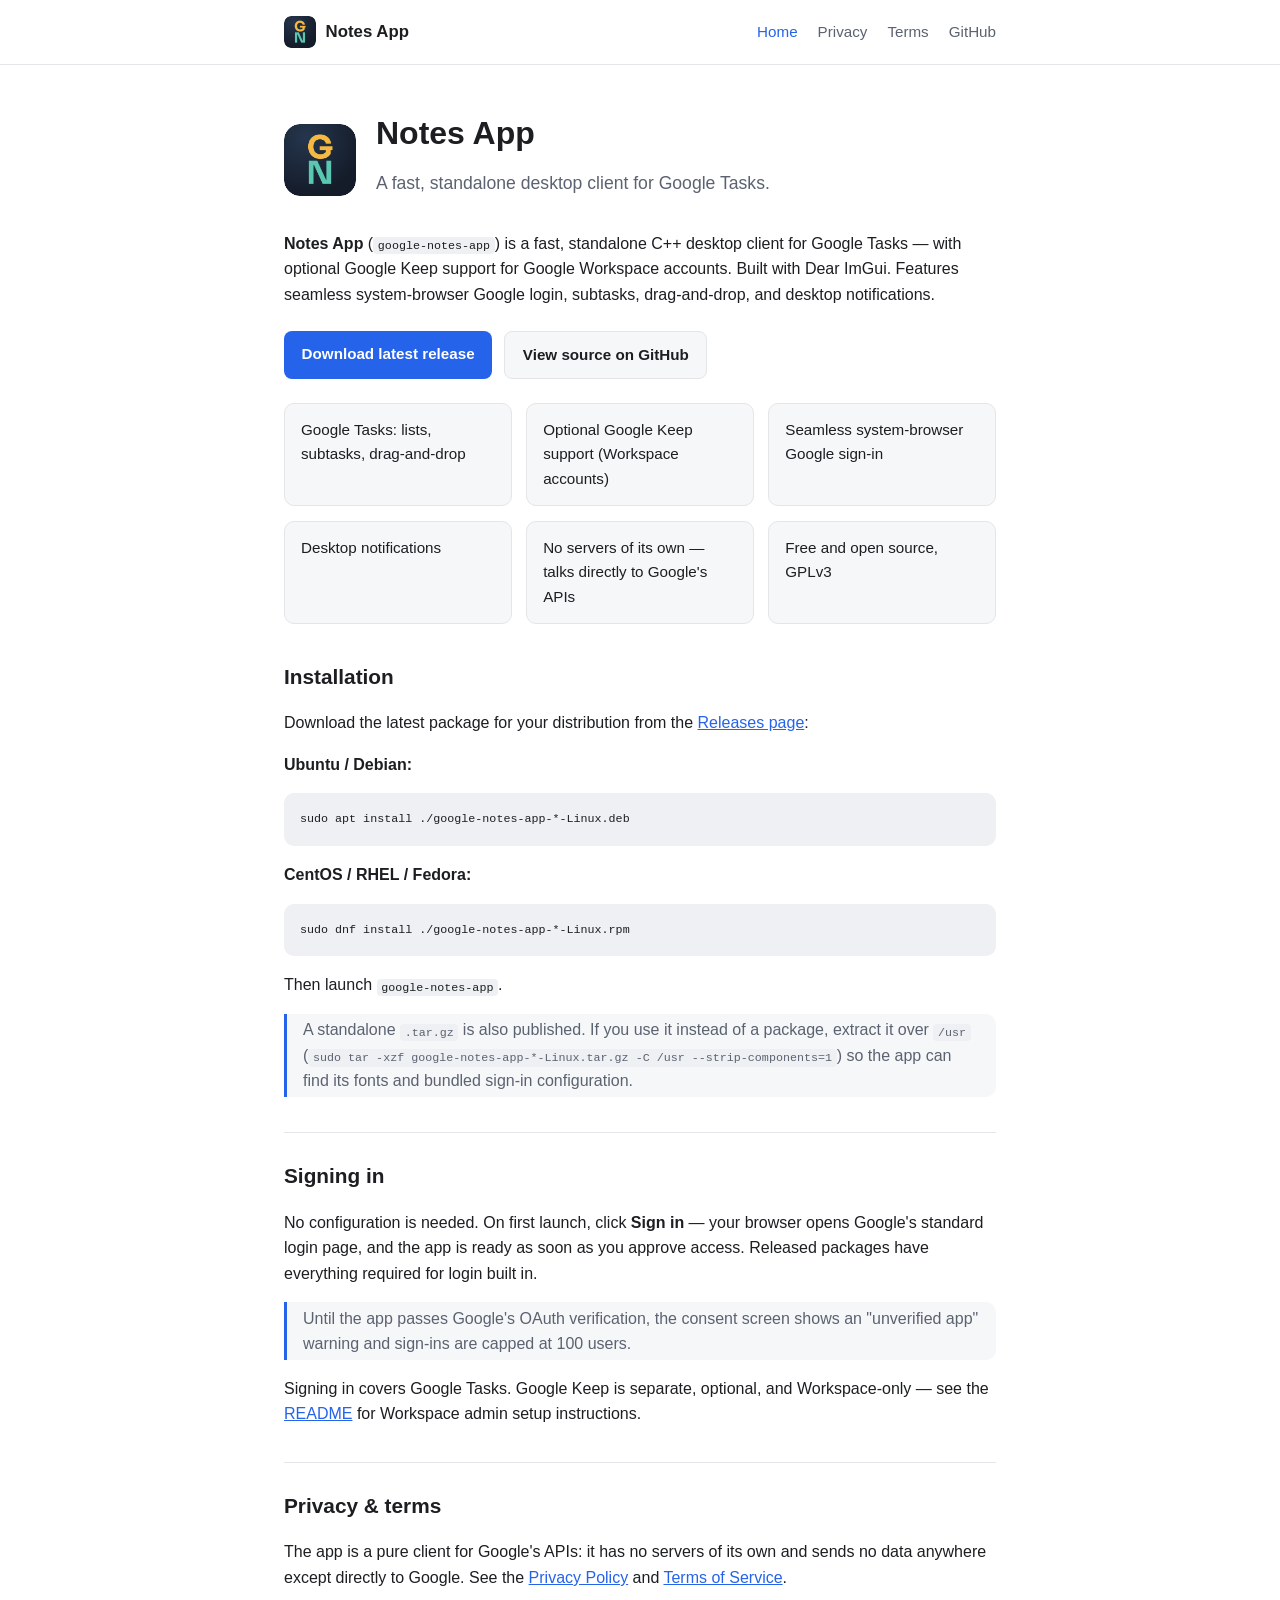
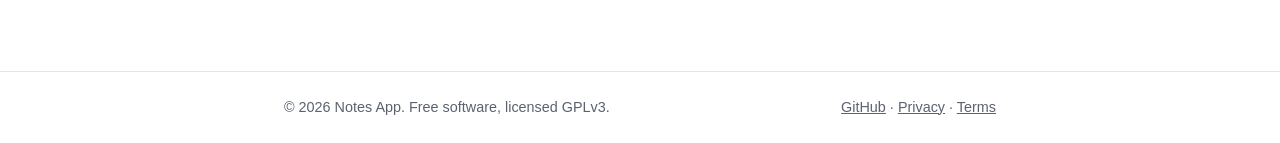
<file: site/index.html>
<!doctype html>
<html lang="en">
<head>
<meta charset="utf-8">
<meta name="viewport" content="width=device-width, initial-scale=1">
<title>Notes App — a fast desktop client for Google Tasks &amp; Keep</title>
<meta name="description" content="Notes App is a fast, standalone desktop client for Google Tasks, with optional Google Keep support for Workspace accounts.">
<link rel="icon" href="assets/favicon.png">
<link rel="stylesheet" href="style.css">
</head>
<body>
<header class="site-header">
  <div class="wrap">
    <a class="brand" href="index.html">
      <img src="assets/logo.png" alt="Notes App logo">
      Notes App
    </a>
    <nav class="site-nav">
      <a href="index.html" aria-current="page">Home</a>
      <a href="privacy.html">Privacy</a>
      <a href="terms.html">Terms</a>
      <a href="https://github.com/jack-mcmurdo/google_tasks_imgui">GitHub</a>
    </nav>
  </div>
</header>

<main>
  <div class="hero">
    <img src="assets/logo.png" alt="Notes App logo">
    <div>
      <h1>Notes App</h1>
      <p class="lede">A fast, standalone desktop client for Google Tasks.</p>
    </div>
  </div>

  <p><strong>Notes App</strong> (<code>google-notes-app</code>) is a fast, standalone C++
  desktop client for Google Tasks — with optional Google Keep support for Google
  Workspace accounts. Built with Dear ImGui. Features seamless system-browser Google
  login, subtasks, drag-and-drop, and desktop notifications.</p>

  <div class="button-row">
    <a class="button primary" href="https://github.com/jack-mcmurdo/google_tasks_imgui/releases">Download latest release</a>
    <a class="button secondary" href="https://github.com/jack-mcmurdo/google_tasks_imgui">View source on GitHub</a>
  </div>

  <ul class="features">
    <li>Google Tasks: lists, subtasks, drag-and-drop</li>
    <li>Optional Google Keep support (Workspace accounts)</li>
    <li>Seamless system-browser Google sign-in</li>
    <li>Desktop notifications</li>
    <li>No servers of its own — talks directly to Google's APIs</li>
    <li>Free and open source, GPLv3</li>
  </ul>

  <h2>Installation</h2>
  <p>Download the latest package for your distribution from the
  <a href="https://github.com/jack-mcmurdo/google_tasks_imgui/releases">Releases page</a>:</p>

  <p><strong>Ubuntu / Debian:</strong></p>
  <pre><code>sudo apt install ./google-notes-app-*-Linux.deb</code></pre>

  <p><strong>CentOS / RHEL / Fedora:</strong></p>
  <pre><code>sudo dnf install ./google-notes-app-*-Linux.rpm</code></pre>

  <p>Then launch <code>google-notes-app</code>.</p>

  <blockquote>
    A standalone <code>.tar.gz</code> is also published. If you use it instead of a
    package, extract it over <code>/usr</code> (<code>sudo tar -xzf
    google-notes-app-*-Linux.tar.gz -C /usr --strip-components=1</code>) so the app
    can find its fonts and bundled sign-in configuration.
  </blockquote>

  <h2>Signing in</h2>
  <p>No configuration is needed. On first launch, click <strong>Sign in</strong> — your
  browser opens Google's standard login page, and the app is ready as soon as you
  approve access. Released packages have everything required for login built in.</p>

  <blockquote>
    Until the app passes Google's OAuth verification, the consent screen shows an
    "unverified app" warning and sign-ins are capped at 100 users.
  </blockquote>

  <p>Signing in covers Google Tasks. Google Keep is separate, optional, and
  Workspace-only — see the
  <a href="https://github.com/jack-mcmurdo/google_tasks_imgui#google-keep-workspace-accounts-only">README</a>
  for Workspace admin setup instructions.</p>

  <h2>Privacy &amp; terms</h2>
  <p>The app is a pure client for Google's APIs: it has no servers of its own and sends
  no data anywhere except directly to Google. See the
  <a href="privacy.html">Privacy Policy</a> and <a href="terms.html">Terms of
  Service</a>.</p>
</main>

<footer class="site-footer">
  <div class="wrap">
    <span>&copy; 2026 Notes App. Free software, licensed GPLv3.</span>
    <span>
      <a href="https://github.com/jack-mcmurdo/google_tasks_imgui">GitHub</a> ·
      <a href="privacy.html">Privacy</a> ·
      <a href="terms.html">Terms</a>
    </span>
  </div>
</footer>
</body>
</html>
</file>
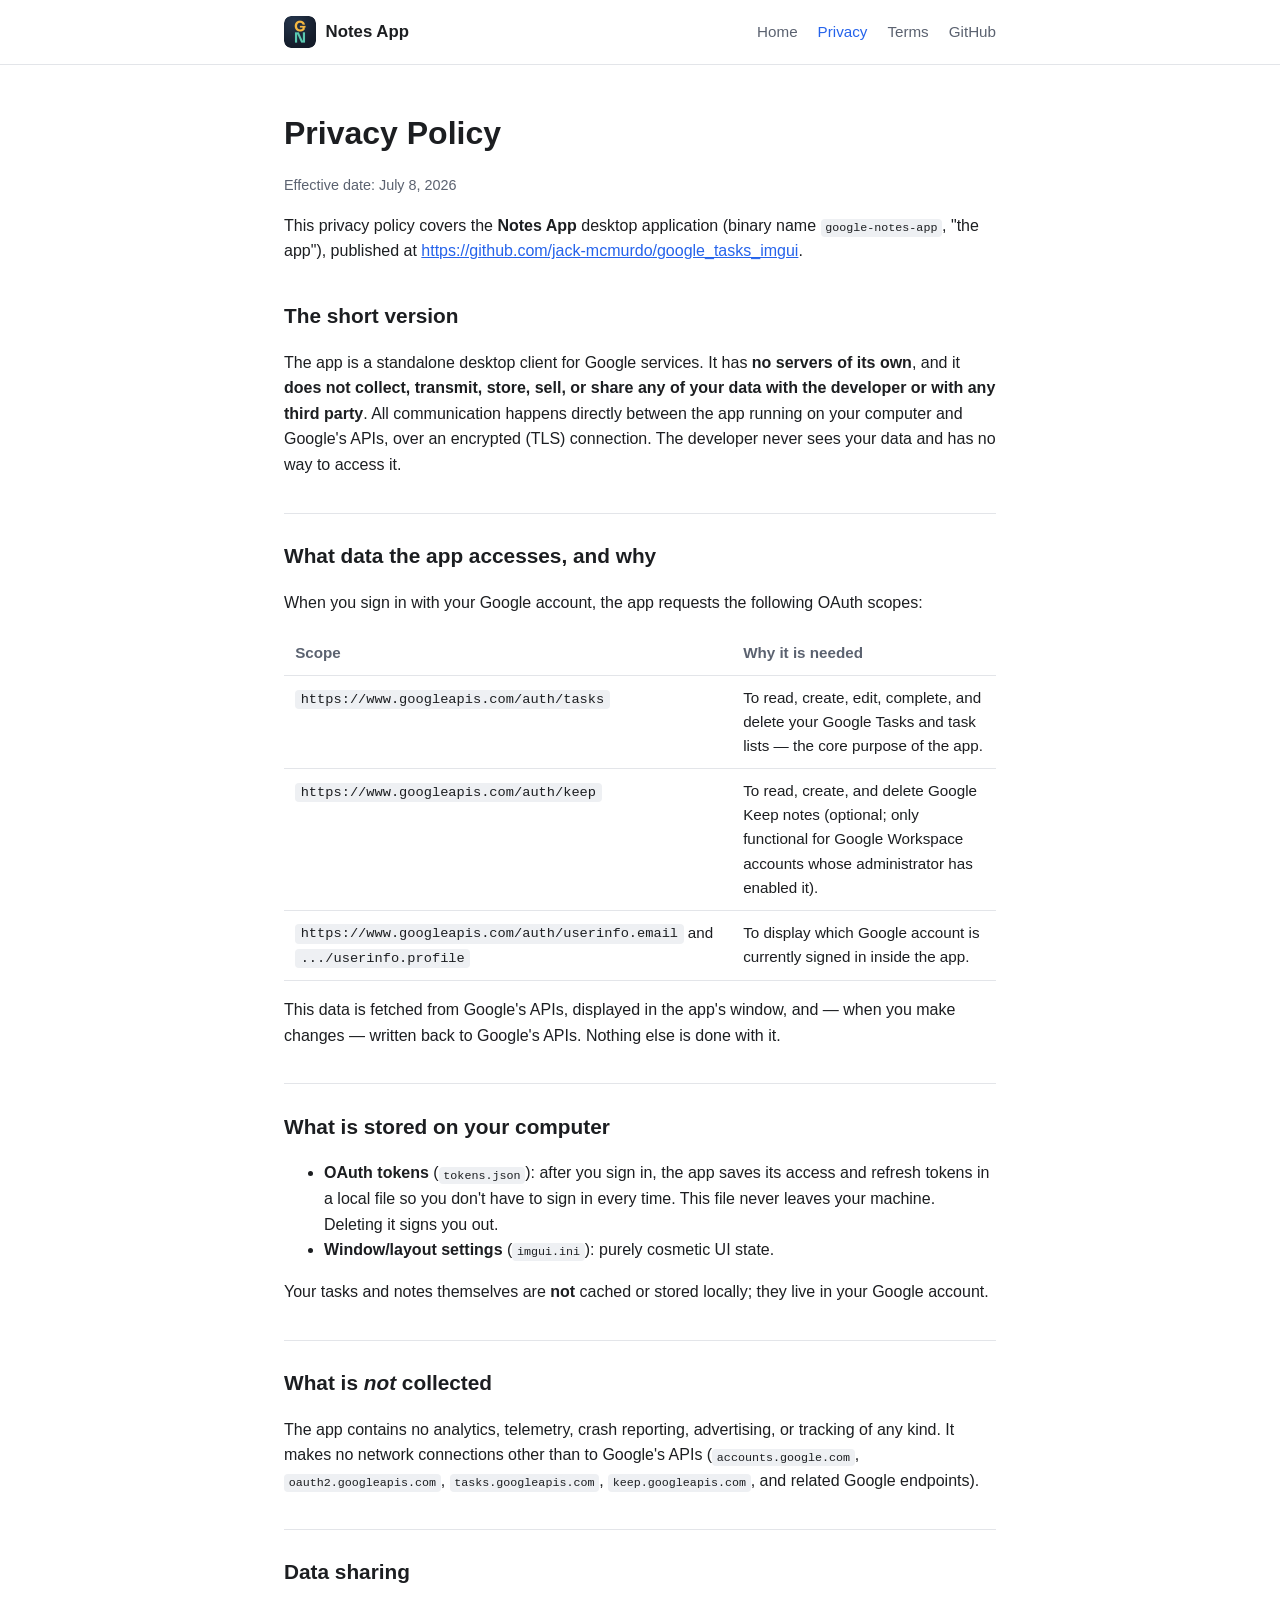
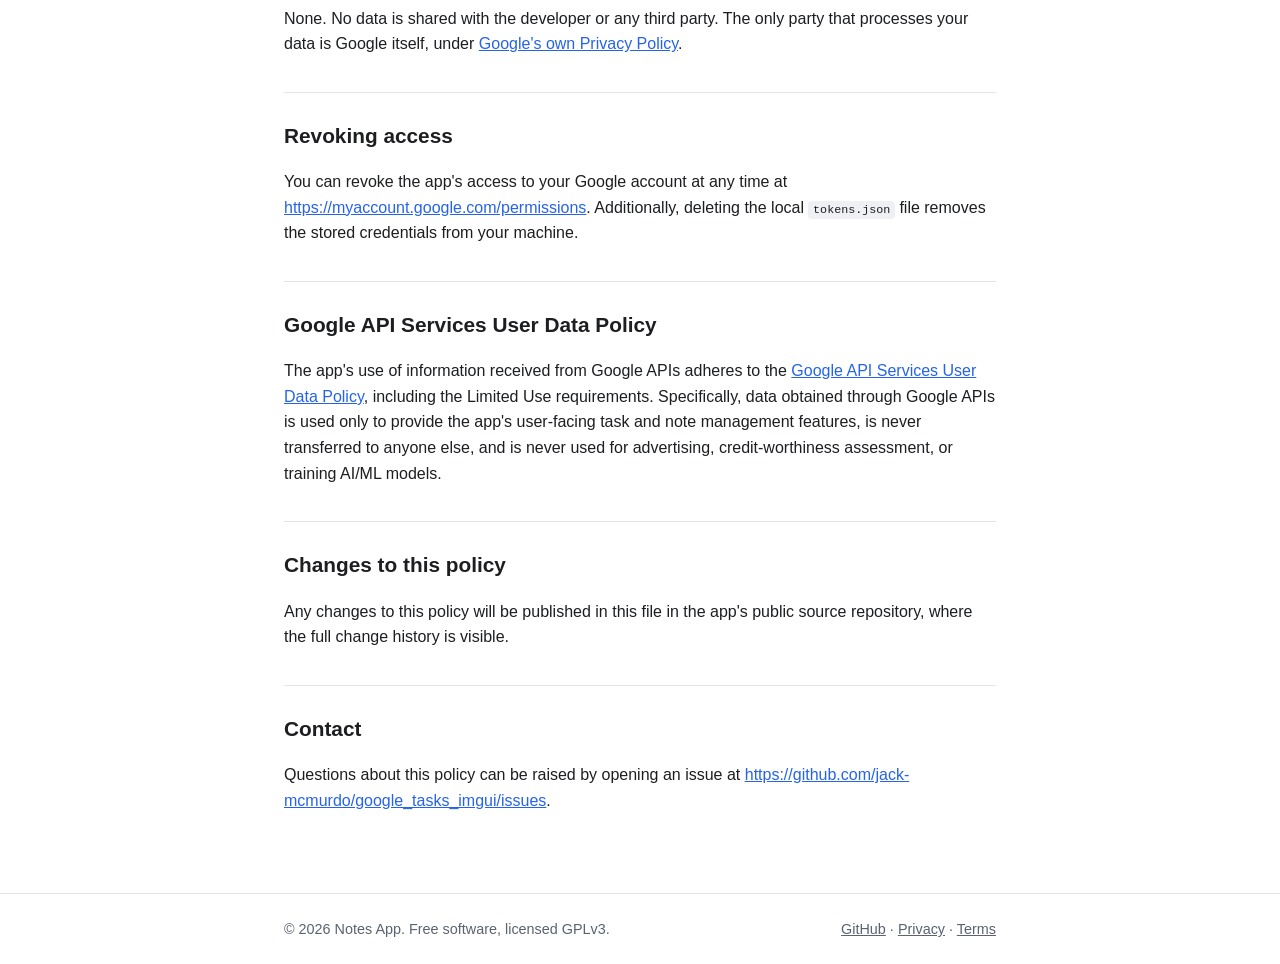
<file: site/privacy.html>
<!doctype html>
<html lang="en">
<head>
<meta charset="utf-8">
<meta name="viewport" content="width=device-width, initial-scale=1">
<title>Privacy Policy — Notes App</title>
<meta name="description" content="Privacy Policy for the Notes App desktop application.">
<link rel="icon" href="assets/favicon.png">
<link rel="stylesheet" href="style.css">
</head>
<body>
<header class="site-header">
  <div class="wrap">
    <a class="brand" href="index.html">
      <img src="assets/logo.png" alt="Notes App logo">
      Notes App
    </a>
    <nav class="site-nav">
      <a href="index.html">Home</a>
      <a href="privacy.html" aria-current="page">Privacy</a>
      <a href="terms.html">Terms</a>
      <a href="https://github.com/jack-mcmurdo/google_tasks_imgui">GitHub</a>
    </nav>
  </div>
</header>

<main>
  <h1>Privacy Policy</h1>
  <p class="effective-date">Effective date: July 8, 2026</p>

  <p>This privacy policy covers the <strong>Notes App</strong> desktop application
  (binary name <code>google-notes-app</code>, "the app"), published at
  <a href="https://github.com/jack-mcmurdo/google_tasks_imgui">https://github.com/jack-mcmurdo/google_tasks_imgui</a>.</p>

  <h2>The short version</h2>
  <p>The app is a standalone desktop client for Google services. It has
  <strong>no servers of its own</strong>, and it <strong>does not collect, transmit,
  store, sell, or share any of your data with the developer or with any third
  party</strong>. All communication happens directly between the app running on your
  computer and Google's APIs, over an encrypted (TLS) connection. The developer never
  sees your data and has no way to access it.</p>

  <h2>What data the app accesses, and why</h2>
  <p>When you sign in with your Google account, the app requests the following OAuth
  scopes:</p>

  <table>
    <thead>
      <tr><th>Scope</th><th>Why it is needed</th></tr>
    </thead>
    <tbody>
      <tr>
        <td><code>https://www.googleapis.com/auth/tasks</code></td>
        <td>To read, create, edit, complete, and delete your Google Tasks and task
        lists — the core purpose of the app.</td>
      </tr>
      <tr>
        <td><code>https://www.googleapis.com/auth/keep</code></td>
        <td>To read, create, and delete Google Keep notes (optional; only functional
        for Google Workspace accounts whose administrator has enabled it).</td>
      </tr>
      <tr>
        <td><code>https://www.googleapis.com/auth/userinfo.email</code> and
        <code>.../userinfo.profile</code></td>
        <td>To display which Google account is currently signed in inside the app.</td>
      </tr>
    </tbody>
  </table>

  <p>This data is fetched from Google's APIs, displayed in the app's window, and —
  when you make changes — written back to Google's APIs. Nothing else is done with
  it.</p>

  <h2>What is stored on your computer</h2>
  <ul>
    <li><strong>OAuth tokens</strong> (<code>tokens.json</code>): after you sign in,
    the app saves its access and refresh tokens in a local file so you don't have to
    sign in every time. This file never leaves your machine. Deleting it signs you
    out.</li>
    <li><strong>Window/layout settings</strong> (<code>imgui.ini</code>): purely
    cosmetic UI state.</li>
  </ul>
  <p>Your tasks and notes themselves are <strong>not</strong> cached or stored
  locally; they live in your Google account.</p>

  <h2>What is <em>not</em> collected</h2>
  <p>The app contains no analytics, telemetry, crash reporting, advertising, or
  tracking of any kind. It makes no network connections other than to Google's APIs
  (<code>accounts.google.com</code>, <code>oauth2.googleapis.com</code>,
  <code>tasks.googleapis.com</code>, <code>keep.googleapis.com</code>, and related
  Google endpoints).</p>

  <h2>Data sharing</h2>
  <p>None. No data is shared with the developer or any third party. The only party
  that processes your data is Google itself, under
  <a href="https://policies.google.com/privacy">Google's own Privacy Policy</a>.</p>

  <h2>Revoking access</h2>
  <p>You can revoke the app's access to your Google account at any time at
  <a href="https://myaccount.google.com/permissions">https://myaccount.google.com/permissions</a>.
  Additionally, deleting the local <code>tokens.json</code> file removes the stored
  credentials from your machine.</p>

  <h2>Google API Services User Data Policy</h2>
  <p>The app's use of information received from Google APIs adheres to the
  <a href="https://developers.google.com/terms/api-services-user-data-policy">Google
  API Services User Data Policy</a>, including the Limited Use requirements.
  Specifically, data obtained through Google APIs is used only to provide the app's
  user-facing task and note management features, is never transferred to anyone
  else, and is never used for advertising, credit-worthiness assessment, or training
  AI/ML models.</p>

  <h2>Changes to this policy</h2>
  <p>Any changes to this policy will be published in this file in the app's public
  source repository, where the full change history is visible.</p>

  <h2>Contact</h2>
  <p>Questions about this policy can be raised by opening an issue at
  <a href="https://github.com/jack-mcmurdo/google_tasks_imgui/issues">https://github.com/jack-mcmurdo/google_tasks_imgui/issues</a>.</p>
</main>

<footer class="site-footer">
  <div class="wrap">
    <span>&copy; 2026 Notes App. Free software, licensed GPLv3.</span>
    <span>
      <a href="https://github.com/jack-mcmurdo/google_tasks_imgui">GitHub</a> ·
      <a href="privacy.html">Privacy</a> ·
      <a href="terms.html">Terms</a>
    </span>
  </div>
</footer>
</body>
</html>
</file>
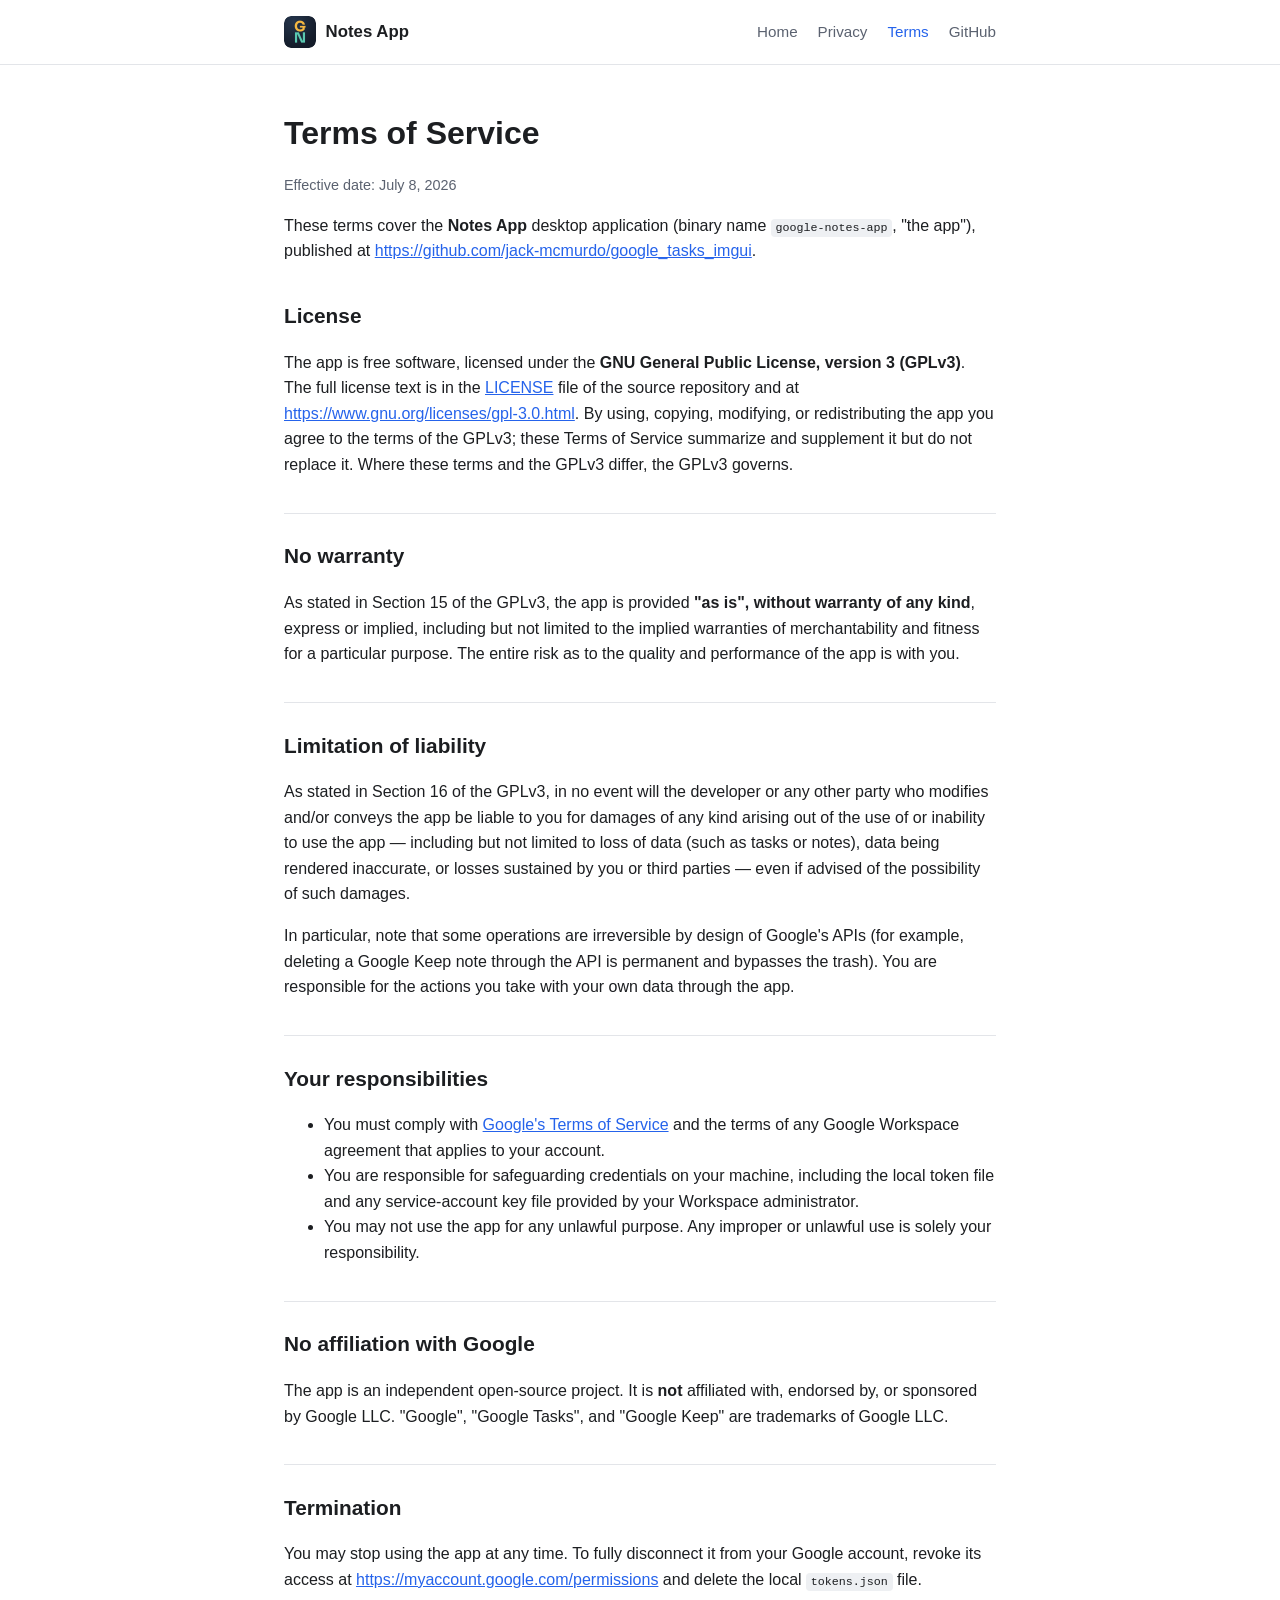
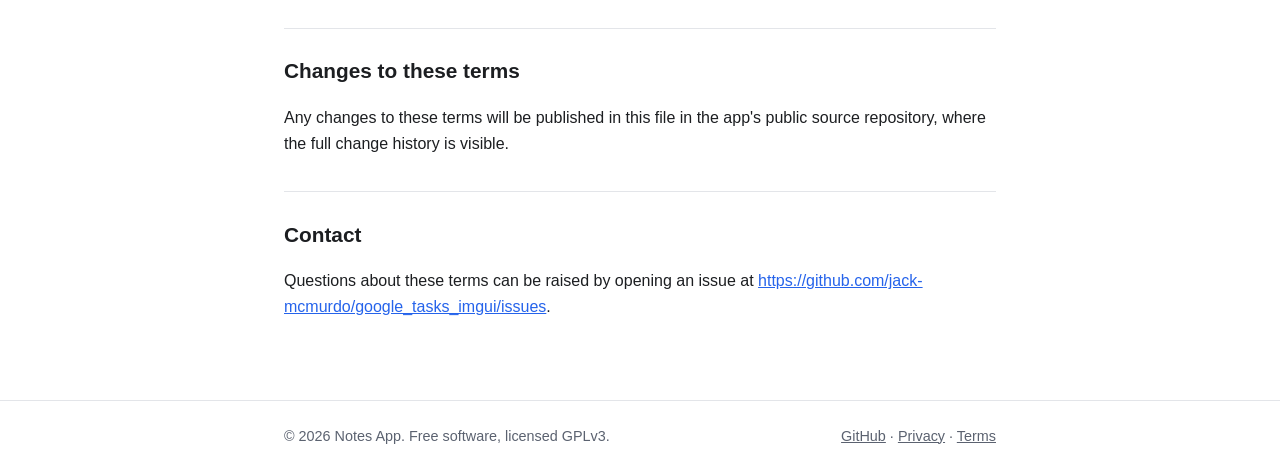
<file: site/terms.html>
<!doctype html>
<html lang="en">
<head>
<meta charset="utf-8">
<meta name="viewport" content="width=device-width, initial-scale=1">
<title>Terms of Service — Notes App</title>
<meta name="description" content="Terms of Service for the Notes App desktop application.">
<link rel="icon" href="assets/favicon.png">
<link rel="stylesheet" href="style.css">
</head>
<body>
<header class="site-header">
  <div class="wrap">
    <a class="brand" href="index.html">
      <img src="assets/logo.png" alt="Notes App logo">
      Notes App
    </a>
    <nav class="site-nav">
      <a href="index.html">Home</a>
      <a href="privacy.html">Privacy</a>
      <a href="terms.html" aria-current="page">Terms</a>
      <a href="https://github.com/jack-mcmurdo/google_tasks_imgui">GitHub</a>
    </nav>
  </div>
</header>

<main>
  <h1>Terms of Service</h1>
  <p class="effective-date">Effective date: July 8, 2026</p>

  <p>These terms cover the <strong>Notes App</strong> desktop application (binary name
  <code>google-notes-app</code>, "the app"), published at
  <a href="https://github.com/jack-mcmurdo/google_tasks_imgui">https://github.com/jack-mcmurdo/google_tasks_imgui</a>.</p>

  <h2>License</h2>
  <p>The app is free software, licensed under the <strong>GNU General Public License,
  version 3 (GPLv3)</strong>. The full license text is in the
  <a href="https://github.com/jack-mcmurdo/google_tasks_imgui/blob/main/LICENSE">LICENSE</a>
  file of the source repository and at
  <a href="https://www.gnu.org/licenses/gpl-3.0.html">https://www.gnu.org/licenses/gpl-3.0.html</a>.
  By using, copying, modifying, or redistributing the app you agree to the terms of
  the GPLv3; these Terms of Service summarize and supplement it but do not replace
  it. Where these terms and the GPLv3 differ, the GPLv3 governs.</p>

  <h2>No warranty</h2>
  <p>As stated in Section 15 of the GPLv3, the app is provided <strong>"as is",
  without warranty of any kind</strong>, express or implied, including but not
  limited to the implied warranties of merchantability and fitness for a particular
  purpose. The entire risk as to the quality and performance of the app is with
  you.</p>

  <h2>Limitation of liability</h2>
  <p>As stated in Section 16 of the GPLv3, in no event will the developer or any
  other party who modifies and/or conveys the app be liable to you for damages of
  any kind arising out of the use of or inability to use the app — including but not
  limited to loss of data (such as tasks or notes), data being rendered inaccurate,
  or losses sustained by you or third parties — even if advised of the possibility
  of such damages.</p>

  <p>In particular, note that some operations are irreversible by design of Google's
  APIs (for example, deleting a Google Keep note through the API is permanent and
  bypasses the trash). You are responsible for the actions you take with your own
  data through the app.</p>

  <h2>Your responsibilities</h2>
  <ul>
    <li>You must comply with
    <a href="https://policies.google.com/terms">Google's Terms of Service</a> and the
    terms of any Google Workspace agreement that applies to your account.</li>
    <li>You are responsible for safeguarding credentials on your machine, including
    the local token file and any service-account key file provided by your Workspace
    administrator.</li>
    <li>You may not use the app for any unlawful purpose. Any improper or unlawful
    use is solely your responsibility.</li>
  </ul>

  <h2>No affiliation with Google</h2>
  <p>The app is an independent open-source project. It is <strong>not</strong>
  affiliated with, endorsed by, or sponsored by Google LLC. "Google", "Google
  Tasks", and "Google Keep" are trademarks of Google LLC.</p>

  <h2>Termination</h2>
  <p>You may stop using the app at any time. To fully disconnect it from your Google
  account, revoke its access at
  <a href="https://myaccount.google.com/permissions">https://myaccount.google.com/permissions</a>
  and delete the local <code>tokens.json</code> file.</p>

  <h2>Changes to these terms</h2>
  <p>Any changes to these terms will be published in this file in the app's public
  source repository, where the full change history is visible.</p>

  <h2>Contact</h2>
  <p>Questions about these terms can be raised by opening an issue at
  <a href="https://github.com/jack-mcmurdo/google_tasks_imgui/issues">https://github.com/jack-mcmurdo/google_tasks_imgui/issues</a>.</p>
</main>

<footer class="site-footer">
  <div class="wrap">
    <span>&copy; 2026 Notes App. Free software, licensed GPLv3.</span>
    <span>
      <a href="https://github.com/jack-mcmurdo/google_tasks_imgui">GitHub</a> ·
      <a href="privacy.html">Privacy</a> ·
      <a href="terms.html">Terms</a>
    </span>
  </div>
</footer>
</body>
</html>
</file>
<file: site/style.css>
:root {
  --bg: #ffffff;
  --bg-alt: #f6f7f9;
  --text: #1c1e21;
  --text-muted: #5b6270;
  --border: #e3e5e9;
  --accent: #2563eb;
  --accent-contrast: #ffffff;
  --code-bg: #eef0f3;
  --radius: 10px;
  --max-width: 760px;
}

@media (prefers-color-scheme: dark) {
  :root {
    --bg: #14161a;
    --bg-alt: #1c1f24;
    --text: #e7e9ec;
    --text-muted: #9aa1ac;
    --border: #2b2f36;
    --accent: #6ea8ff;
    --accent-contrast: #0b1120;
    --code-bg: #21252b;
  }
}

* {
  box-sizing: border-box;
}

html {
  color-scheme: light dark;
}

body {
  margin: 0;
  background: var(--bg);
  color: var(--text);
  font-family: -apple-system, BlinkMacSystemFont, "Segoe UI", Roboto, Helvetica,
    Arial, sans-serif, "Apple Color Emoji", "Segoe UI Emoji";
  line-height: 1.6;
  -webkit-font-smoothing: antialiased;
}

.site-header {
  border-bottom: 1px solid var(--border);
}

.site-header .wrap {
  max-width: var(--max-width);
  margin: 0 auto;
  display: flex;
  align-items: center;
  justify-content: space-between;
  gap: 1rem;
  padding: 1rem 1.5rem;
}

.brand {
  display: flex;
  align-items: center;
  gap: 0.6rem;
  text-decoration: none;
  color: var(--text);
  font-weight: 600;
  font-size: 1.05rem;
}

.brand img {
  width: 32px;
  height: 32px;
  border-radius: 7px;
}

nav.site-nav {
  display: flex;
  gap: 1.25rem;
}

nav.site-nav a {
  color: var(--text-muted);
  text-decoration: none;
  font-size: 0.95rem;
}

nav.site-nav a:hover,
nav.site-nav a[aria-current="page"] {
  color: var(--accent);
}

main {
  max-width: var(--max-width);
  margin: 0 auto;
  padding: 2.5rem 1.5rem 4rem;
}

h1 {
  font-size: 2rem;
  margin: 0.2rem 0 0.6rem;
}

h2 {
  font-size: 1.3rem;
  margin-top: 2.2rem;
  border-top: 1px solid var(--border);
  padding-top: 1.6rem;
}

main > h2:first-of-type {
  border-top: none;
  padding-top: 0;
}

p.lede {
  font-size: 1.1rem;
  color: var(--text-muted);
  margin-top: 0;
}

.effective-date {
  color: var(--text-muted);
  font-size: 0.9rem;
}

a {
  color: var(--accent);
}

code {
  background: var(--code-bg);
  border-radius: 4px;
  padding: 0.15em 0.4em;
  font-size: 0.9em;
}

pre {
  background: var(--code-bg);
  border-radius: var(--radius);
  padding: 1rem;
  overflow-x: auto;
}

pre code {
  background: none;
  padding: 0;
}

blockquote {
  margin: 1rem 0;
  padding: 0.2rem 1rem;
  border-left: 3px solid var(--accent);
  color: var(--text-muted);
  background: var(--bg-alt);
  border-radius: 0 var(--radius) var(--radius) 0;
}

table {
  width: 100%;
  border-collapse: collapse;
  margin: 1rem 0;
  font-size: 0.95rem;
}

th,
td {
  text-align: left;
  padding: 0.6rem 0.7rem;
  border-bottom: 1px solid var(--border);
  vertical-align: top;
}

th {
  color: var(--text-muted);
  font-weight: 600;
}

.hero {
  display: flex;
  align-items: center;
  gap: 1.25rem;
  margin-bottom: 0.5rem;
}

.hero img {
  width: 72px;
  height: 72px;
  border-radius: 16px;
  flex-shrink: 0;
}

.button-row {
  display: flex;
  flex-wrap: wrap;
  gap: 0.75rem;
  margin: 1.5rem 0;
}

.button {
  display: inline-block;
  padding: 0.65rem 1.1rem;
  border-radius: 8px;
  text-decoration: none;
  font-weight: 600;
  font-size: 0.95rem;
}

.button.primary {
  background: var(--accent);
  color: var(--accent-contrast);
}

.button.secondary {
  background: var(--bg-alt);
  color: var(--text);
  border: 1px solid var(--border);
}

ul.features {
  list-style: none;
  padding: 0;
  margin: 1.5rem 0;
  display: grid;
  grid-template-columns: repeat(auto-fit, minmax(200px, 1fr));
  gap: 0.9rem;
}

ul.features li {
  background: var(--bg-alt);
  border: 1px solid var(--border);
  border-radius: var(--radius);
  padding: 0.9rem 1rem;
  font-size: 0.95rem;
}

.site-footer {
  border-top: 1px solid var(--border);
  color: var(--text-muted);
  font-size: 0.9rem;
}

.site-footer .wrap {
  max-width: var(--max-width);
  margin: 0 auto;
  padding: 1.5rem;
  display: flex;
  flex-wrap: wrap;
  gap: 0.5rem 1.5rem;
  justify-content: space-between;
}

.site-footer a {
  color: var(--text-muted);
}

.site-footer a:hover {
  color: var(--accent);
}
</file>
